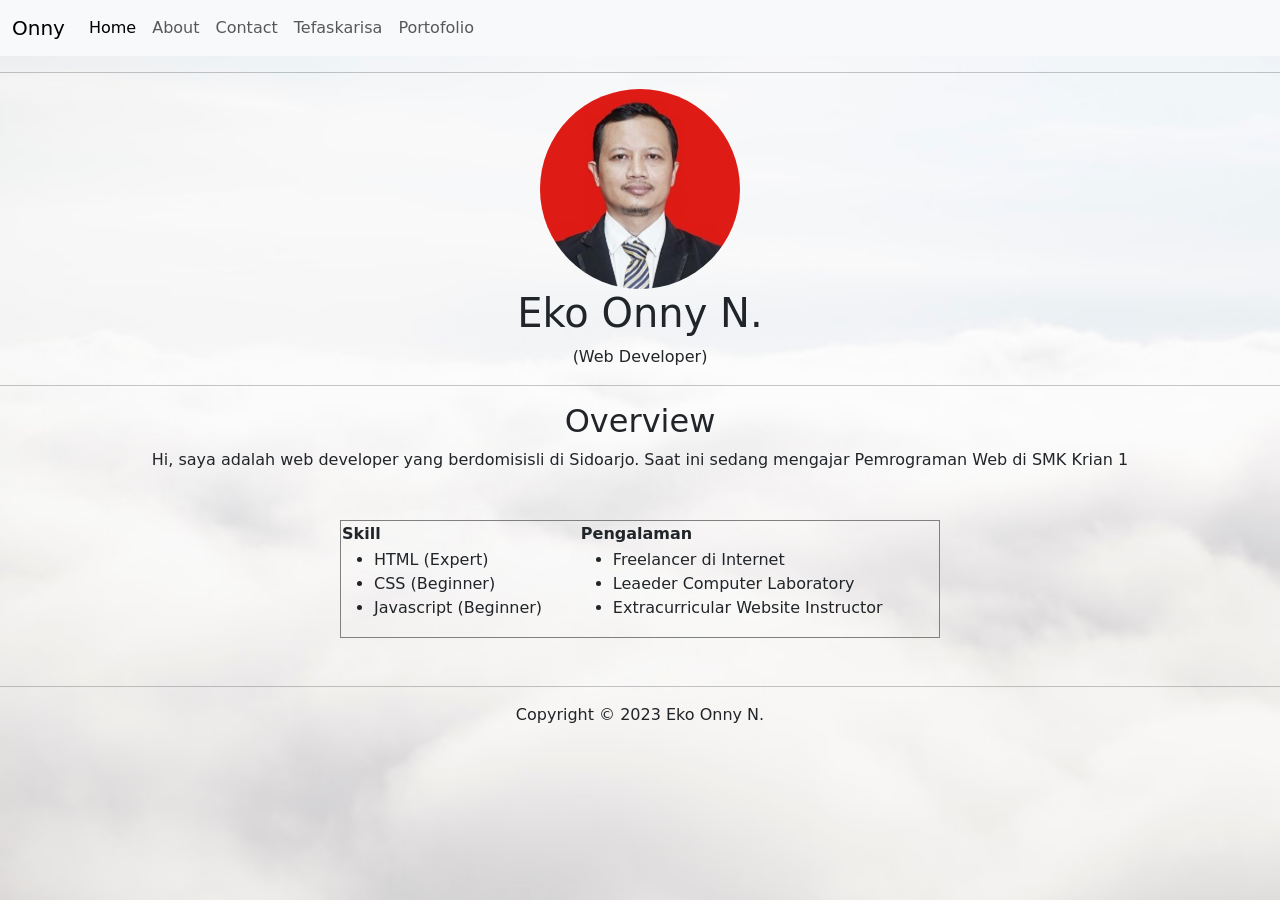
<file: index.html>
<!DOCTYPE html>
<html lang="en">

<head>
    <meta charset="UTF-8">
    <meta name="viewport" content="width=device-width, initial-scale=1.0">
    <title>Eko Onny Personal Website</title>

    <link rel="shortcut icon" href="favicon.ico" type="image/x-icon">
    <link rel="icon" href="favicon.ico" type="image/x-icon">
    <link href="https://cdn.jsdelivr.net/npm/bootstrap@5.3.2/dist/css/bootstrap.min.css" rel="stylesheet" integrity="sha384-T3c6CoIi6uLrA9TneNEoa7RxnatzjcDSCmG1MXxSR1GAsXEV/Dwwykc2MPK8M2HN" crossorigin="anonymous">
</head>
<style>
    body {
      background-image: url('R.jpeg');
      background-repeat: no-repeat;
      background-attachment: fixed;  
      background-size: cover;
    }
</style>
<body>
    <nav class="navbar navbar-expand-lg bg-body-tertiary">
        <div class="container-fluid">
          <a class="navbar-brand" href="#">Onny</a>
          <button class="navbar-toggler" type="button" data-bs-toggle="collapse" data-bs-target="#navbarNav" aria-controls="navbarNav" aria-expanded="false" aria-label="Toggle navigation">
            <span class="navbar-toggler-icon"></span>
          </button>
          <div class="collapse navbar-collapse" id="navbarNav">
            <ul class="navbar-nav">
              <li class="nav-item">
                <a class="nav-link active" aria-current="page" href="index.html">Home</a>
              </li>
              <li class="nav-item">
                <a class="nav-link" href="about.html">About</a>
              </li>
              <li class="nav-item">
                <a class="nav-link" href="contact.html">Contact</a>
              </li>

               <li class="nav-item">
                    <a class="nav-link" href="https://pakonny.github.io/tefaskarisa-html-css">Tefaskarisa</a>
                </li>
               <li class="nav-item">
                    <a class="nav-link" href="https://pakonny.github.io/portofolio/">Portofolio</a>
                </li>
 
            </ul>
          </div>
        </div>
      </nav>
    <!-- <nav>
        <a href="index.html">Home</a> |
        <a href="cv-eko.pdf">Download CV</a> |
        <a href="contact.html">Contact</a> |
        <a href="about.html">About me</a>
    </nav> -->

    <hr />

    <header style="text-align: center;">
        <img src="image/foto-profile.png" width="200" height="200" style="border-radius: 50%;"/>
        <h1>Eko Onny N.</h1>
        <p>(Web Developer)</p>
    </header>

    <hr />

    <article style="text-align: center;">
        <h2>Overview</h2>
        <p>
            Hi, saya adalah web developer yang berdomisisli di Sidoarjo.
            Saat ini sedang mengajar Pemrograman Web di SMK Krian 1
        </p>
    </article>

    <div style="max-width: 600px; margin: 3em auto">
        <table border="1" width="100%">
            <thead>
                <tr>
                    <th>Skill</th>
                    <th>Pengalaman</th>
                </tr>
            </thead>
            <tbody>
                <tr>
                    <td>
                        <ul>
                            <li>HTML (Expert)</li>
                            <li>CSS (Beginner)</li>
                            <li>Javascript (Beginner)</li>
                        </ul>
                    </td>
                    <td>
                        <ul>
                            <li>Freelancer di Internet</li>
                            <li>Leaeder Computer Laboratory</li>
                            <li>Extracurricular Website Instructor</li>
                        </ul>
                    </td>
                </tr>
            </tbody>
        </table>
    </div>

    <hr>
    <footer style="text-align: center;">
        <p>Copyright &copy; 2023 Eko Onny N.</p>
    </footer>

    <script src="https://cdn.jsdelivr.net/npm/bootstrap@5.3.2/dist/js/bootstrap.bundle.min.js" integrity="sha384-C6RzsynM9kWDrMNeT87bh95OGNyZPhcTNXj1NW7RuBCsyN/o0jlpcV8Qyq46cDfL" crossorigin="anonymous"></script>
</body>

</html>
</file>
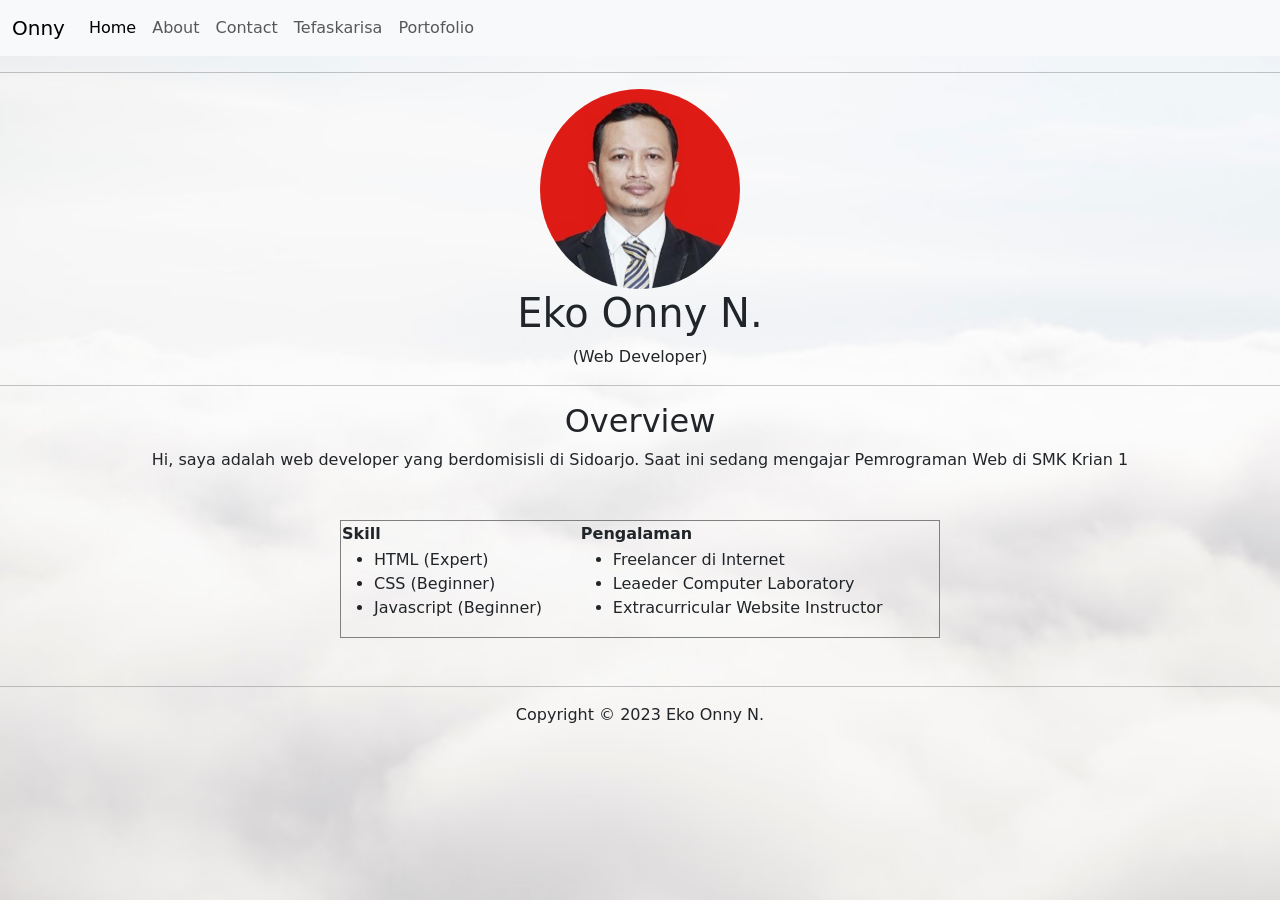
<file: pakonny/index.html>
<!DOCTYPE html>
<html lang="en">

<head>
    <meta charset="UTF-8">
    <meta name="viewport" content="width=device-width, initial-scale=1.0">
    <title>Eko Onny Personal Website</title>

    <link rel="shortcut icon" href="favicon.ico" type="image/x-icon">
    <link rel="icon" href="favicon.ico" type="image/x-icon">
    <link href="https://cdn.jsdelivr.net/npm/bootstrap@5.3.2/dist/css/bootstrap.min.css" rel="stylesheet" integrity="sha384-T3c6CoIi6uLrA9TneNEoa7RxnatzjcDSCmG1MXxSR1GAsXEV/Dwwykc2MPK8M2HN" crossorigin="anonymous">
</head>
<style>
    body {
      background-image: url('R.jpeg');
      background-repeat: no-repeat;
      background-attachment: fixed;  
      background-size: cover;
    }
</style>
<body>
    <nav class="navbar navbar-expand-lg bg-body-tertiary">
        <div class="container-fluid">
          <a class="navbar-brand" href="#">Onny</a>
          <button class="navbar-toggler" type="button" data-bs-toggle="collapse" data-bs-target="#navbarNav" aria-controls="navbarNav" aria-expanded="false" aria-label="Toggle navigation">
            <span class="navbar-toggler-icon"></span>
          </button>
          <div class="collapse navbar-collapse" id="navbarNav">
            <ul class="navbar-nav">
              <li class="nav-item">
                <a class="nav-link active" aria-current="page" href="index.html">Home</a>
              </li>
              <li class="nav-item">
                <a class="nav-link" href="about.html">About</a>
              </li>
              <li class="nav-item">
                <a class="nav-link" href="contact.html">Contact</a>
              </li>

               <li class="nav-item">
                    <a class="nav-link" href="https://pakonny.github.io/pakonny/tefaskarisa/">Tefaskarisa</a>
                </li>
               <li class="nav-item">
                    <a class="nav-link" href="https://pakonny.github.io/pakonny/portofolio/">Portofolio</a>
                </li>
 
            </ul>
          </div>
        </div>
      </nav>
    <!-- <nav>
        <a href="index.html">Home</a> |
        <a href="cv-eko.pdf">Download CV</a> |
        <a href="contact.html">Contact</a> |
        <a href="about.html">About me</a>
    </nav> -->

    <hr />

    <header style="text-align: center;">
        <img src="image/foto-profile.png" width="200" height="200" style="border-radius: 50%;"/>
        <h1>Eko Onny N.</h1>
        <p>(Web Developer)</p>
    </header>

    <hr />

    <article style="text-align: center;">
        <h2>Overview</h2>
        <p>
            Hi, saya adalah web developer yang berdomisisli di Sidoarjo.
            Saat ini sedang mengajar Pemrograman Web di SMK Krian 1
        </p>
    </article>

    <div style="max-width: 600px; margin: 3em auto">
        <table border="1" width="100%">
            <thead>
                <tr>
                    <th>Skill</th>
                    <th>Pengalaman</th>
                </tr>
            </thead>
            <tbody>
                <tr>
                    <td>
                        <ul>
                            <li>HTML (Expert)</li>
                            <li>CSS (Beginner)</li>
                            <li>Javascript (Beginner)</li>
                        </ul>
                    </td>
                    <td>
                        <ul>
                            <li>Freelancer di Internet</li>
                            <li>Leaeder Computer Laboratory</li>
                            <li>Extracurricular Website Instructor</li>
                        </ul>
                    </td>
                </tr>
            </tbody>
        </table>
    </div>

    <hr>
    <footer style="text-align: center;">
        <p>Copyright &copy; 2023 Eko Onny N.</p>
    </footer>

    <script src="https://cdn.jsdelivr.net/npm/bootstrap@5.3.2/dist/js/bootstrap.bundle.min.js" integrity="sha384-C6RzsynM9kWDrMNeT87bh95OGNyZPhcTNXj1NW7RuBCsyN/o0jlpcV8Qyq46cDfL" crossorigin="anonymous"></script>
</body>

</html>
</file>
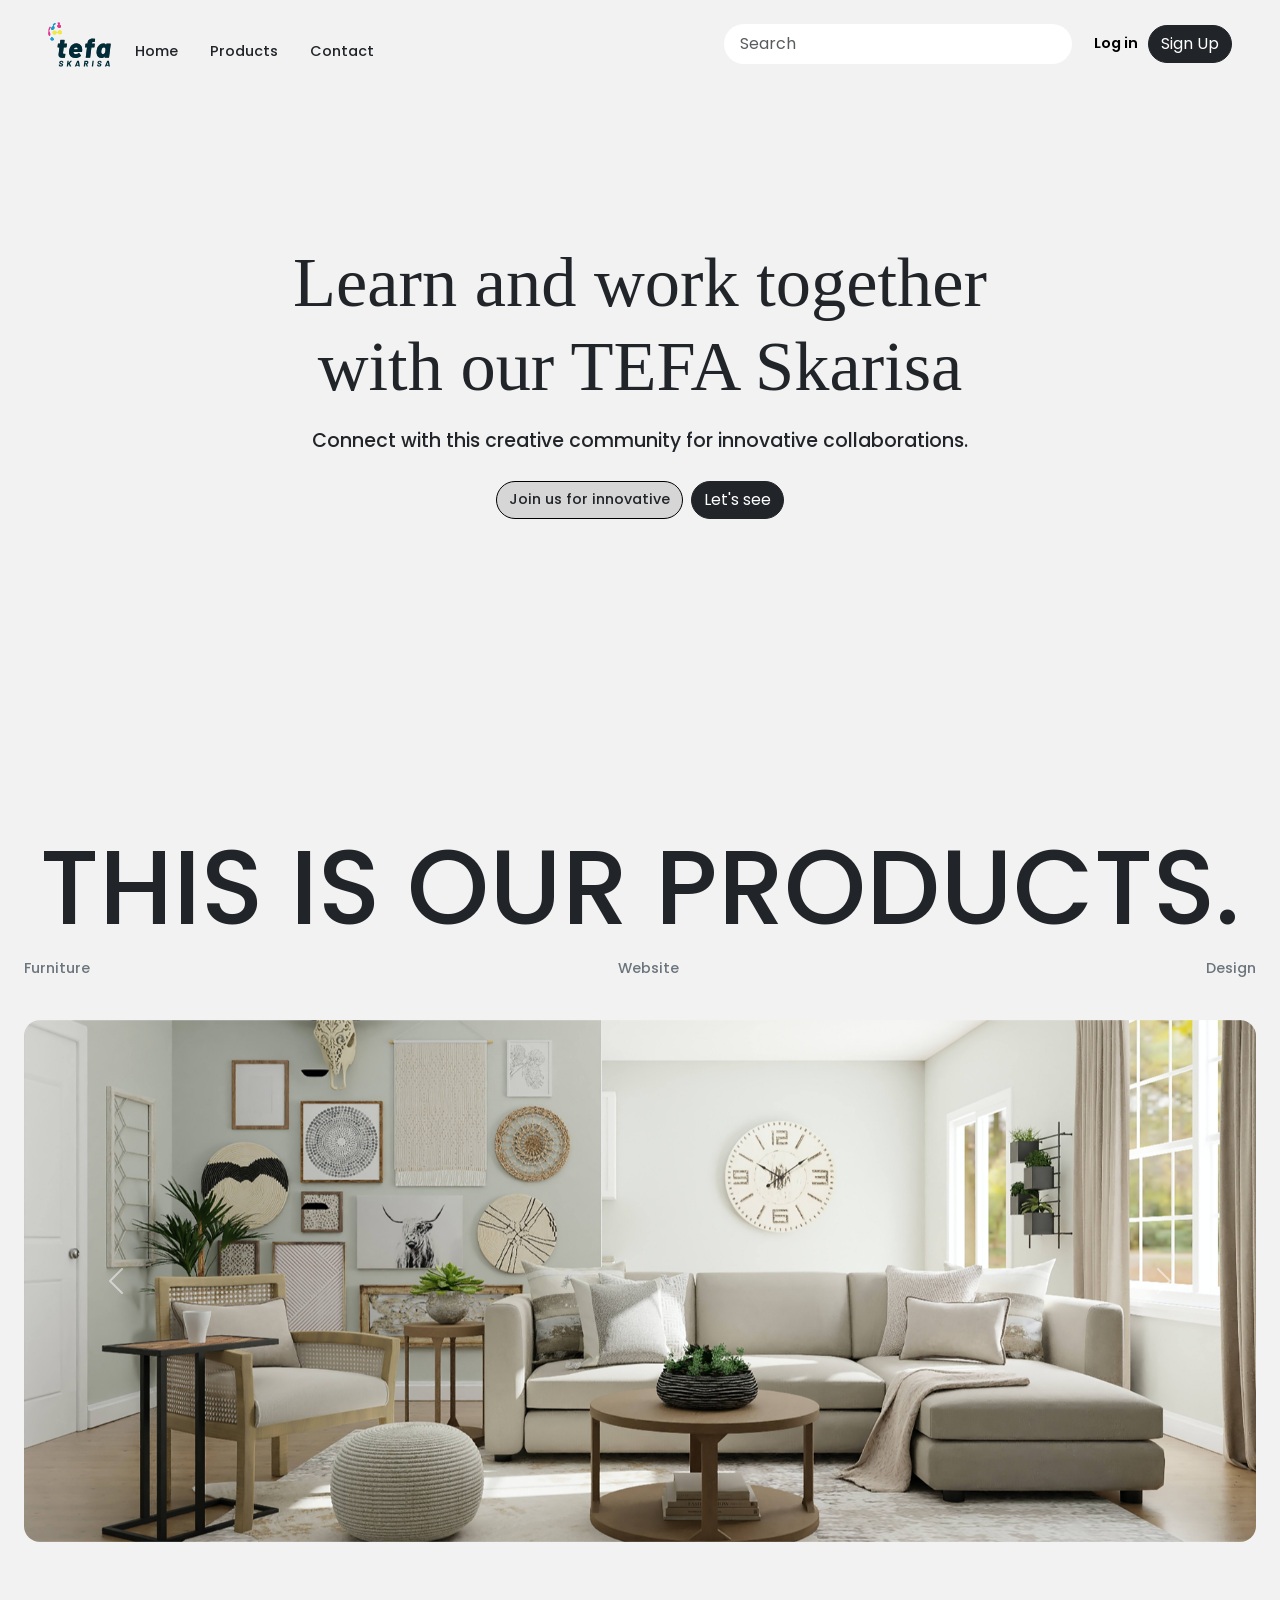
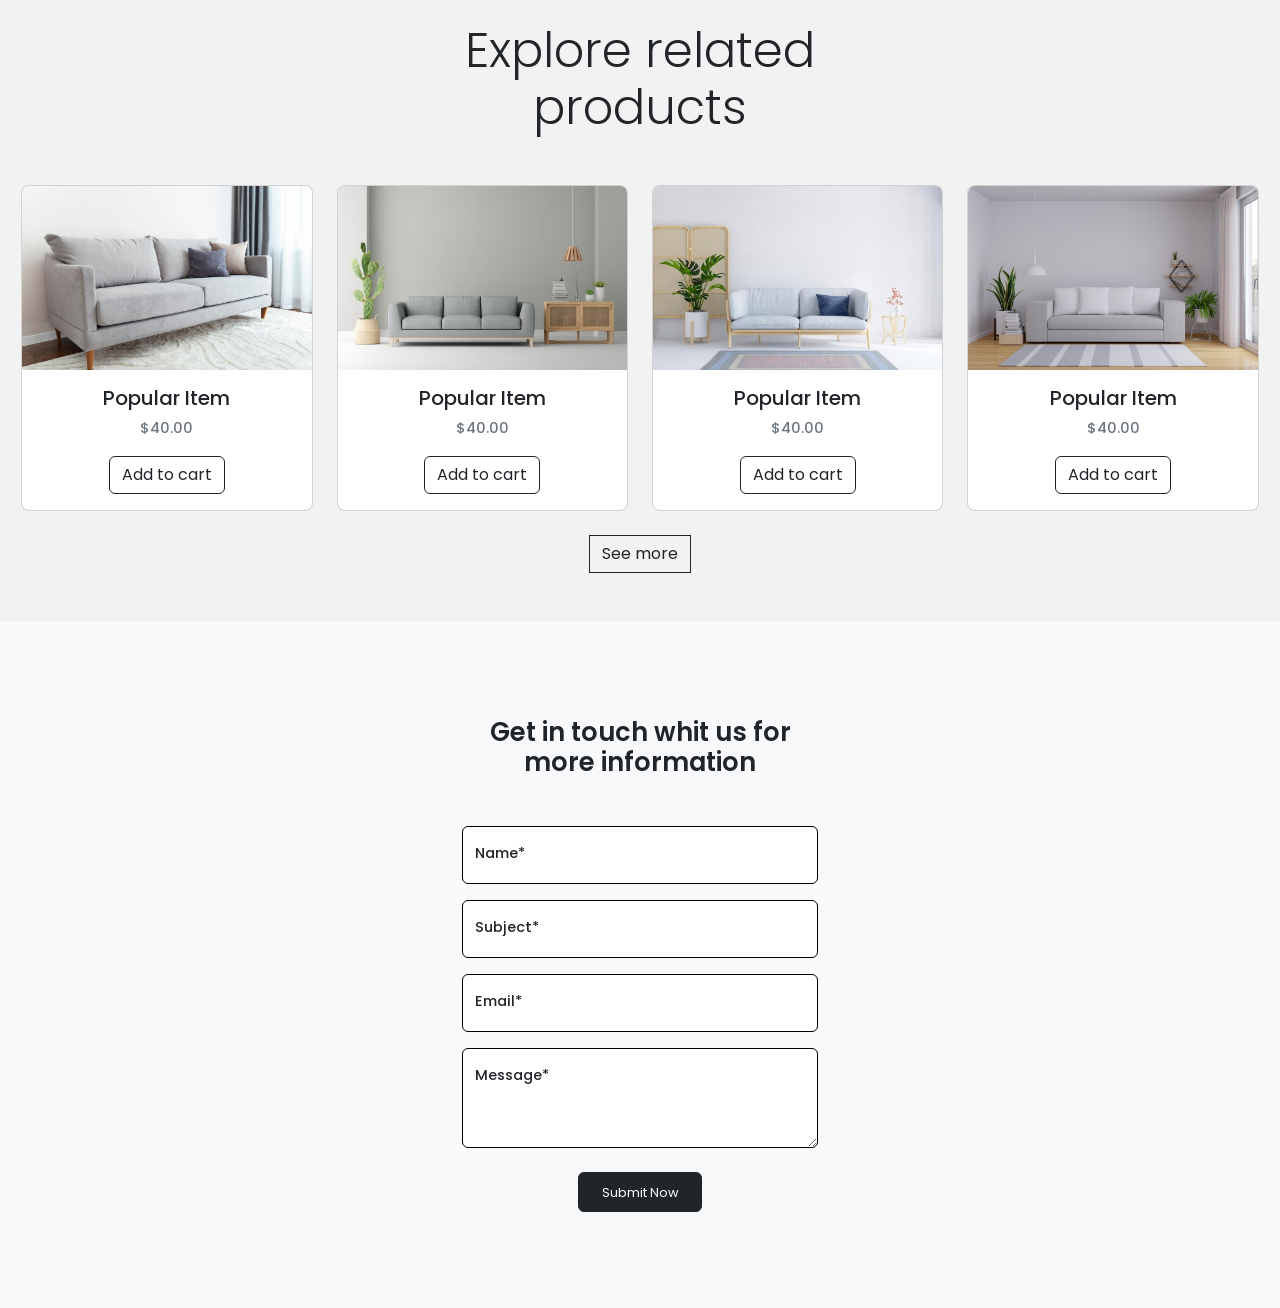
<file: tefaskarisa-html-css/index.html>
<!DOCTYPE html>
<html lang="en">
  <head>
    <meta charset="utf-8" />
    <meta name="viewport" content="width=device-width, initial-scale=1" />
    <title>Tefa | Skarisa</title>

    <!-- ***BootstrapStyle*** -->
    <link
      href="https://cdn.jsdelivr.net/npm/bootstrap@5.3.2/dist/css/bootstrap.min.css"
      rel="stylesheet"
      integrity="sha384-T3c6CoIi6uLrA9TneNEoa7RxnatzjcDSCmG1MXxSR1GAsXEV/Dwwykc2MPK8M2HN"
      crossorigin="anonymous"
    />
    <!-- <link rel="stylesheet" href="assets/css/bootstrap.min.css" /> -->

    <!-- ***OwnStyle*** -->
    <link rel="stylesheet" href="assets/css/style.css" />
  </head>
  <body>
    <!-- ***Navbar*** -->
    <nav class="navbar navbar-expand-lg fixed-top">
      <div class="container-fluid py-2 px-5">
        <a class="navbar-brand" href="#">
          <img
            src="assets/images/logo-tefa.svg"
            alt="Logo"
            height="45"
            class="d-inline-block align-text-top"
          />
        </a>
        <button
          class="navbar-toggler"
          type="button"
          data-bs-toggle="collapse"
          data-bs-target="#navbarNavAltMarkup"
          aria-controls="navbarNavAltMarkup"
          aria-expanded="false"
          aria-label="Toggle navigation"
        >
          <span class="navbar-toggler-icon"></span>
        </button>
        <div class="collapse navbar-collapse" id="navbarNavAltMarkup">
          <div class="navbar-nav gap-3 mt-3">
            <a class="nav-link text-dark" aria-current="page" href="#">Home</a>
            <a class="nav-link text-dark" href="#products">Products</a>
            <a class="nav-link text-dark" href="#contact">Contact</a>
          </div>
          <div class="d-flex mt-4 gap-2 d-lg-none">
            <button
              class="btn rounded-pill w-100 border-1 border-black bg-transparent fw-semibold"
            >
              Log in
            </button>
            <button class="btn w-100 btn-dark rounded-pill">Sign Up</button>
          </div>
        </div>
        <form
          class="me-3 d-flex justify-content-end w-auto d-none d-lg-inline-flex"
          role="search"
        >
          <input
            class="form-control py-2 px-3 rounded-pill border-0"
            type="search"
            placeholder="Search"
            aria-label="Search"
          />
        </form>
        <div class="d-none d-lg-inline">
          <button class="border-0 bg-transparent fw-semibold">Log in</button>
          <button type="button" class="btn btn-dark rounded-pill">
            Sign Up
          </button>
        </div>
      </div>
    </nav>

    <main>
      <!-- ***HeaderArticle*** -->
      <article id="home" class="header-article mx-auto text-center">
        <h1 class="mb-3">Learn and work together with our TEFA Skarisa</h1>
        <p class="mb-4">
          Connect with this creative community for innovative collaborations.
        </p>
        <div class="mt-4 d-flex justify-content-center gap-2">
          <button type="button" class="btn border border-black rounded-pill">
            Join us for innovative
          </button>
          <a href="#caraosel" class="btn btn-dark rounded-pill"> Let's see </a>
        </div>
      </article>

      <!-- ***CarouselArticle*** -->
      <article id="caraosel" class="caraosel-article px-4">
        <h1 class="text-center">This is our products.</h1>
        <div class="d-flex justify-content-between mb-4 text-secondary">
          <p>Furniture</p>
          <p>Website</p>
          <p>Design</p>
        </div>
        <div
          id="carouselExample"
          class="carousel slide"
          data-bs-ride="carousel"
        >
          <div class="carousel-inner rounded-4">
            <div class="carousel-item active">
              <img
                src="assets/images/furniture.jpg"
                class="d-block w-100"
                alt="..."
              />
            </div>
            <div class="carousel-item">
              <img
                src="assets/images/website.png"
                class="d-block w-100"
                alt="..."
              />
            </div>
            <div class="carousel-item">
              <img
                src="assets/images/design.png"
                class="d-block w-100"
                alt="..."
              />
            </div>
          </div>
          <button
            class="carousel-control-prev"
            type="button"
            data-bs-target="#carouselExample"
            data-bs-slide="prev"
          >
            <span class="carousel-control-prev-icon" aria-hidden="true"></span>
            <span class="visually-hidden">Previous</span>
          </button>
          <button
            class="carousel-control-next"
            type="button"
            data-bs-target="#carouselExample"
            data-bs-slide="next"
          >
            <span class="carousel-control-next-icon" aria-hidden="true"></span>
            <span class="visually-hidden">Next</span>
          </button>
        </div>
      </article>

      <!-- ***ProductsArticle*** -->
      <article id="products" class="products-article px-2 pb-5 rounded">
        <div class="container-fluid text-center">
          <h1 class="mb-5 mx-auto">Explore related products</h1>
          <div class="d-flex flex-wrap gap-4 justify-content-center">
            <div class="card rounded-3 overflow-hidden">
              <img
                src="assets/images/product1.png"
                class="card-img-top"
                alt="..."
              />
              <div class="card-body">
                <h5 class="card-title">Popular Item</h5>
                <p class="card-text text-secondary">$40.00</p>
                <a href="#" class="btn btn-outline-dark">Add to cart</a>
              </div>
            </div>
            <div class="card rounded-3 overflow-hidden">
              <img
                src="assets/images/product2.png"
                class="card-img-top"
                alt="..."
              />
              <div class="card-body">
                <h5 class="card-title">Popular Item</h5>
                <p class="card-text text-secondary">$40.00</p>
                <a href="#" class="btn btn-outline-dark">Add to cart</a>
              </div>
            </div>
            <div class="card rounded-3 overflow-hidden">
              <img
                src="assets/images/product3.png"
                class="card-img-top"
                alt="..."
              />
              <div class="card-body">
                <h5 class="card-title">Popular Item</h5>
                <p class="card-text text-secondary">$40.00</p>
                <a href="#" class="btn btn-outline-dark">Add to cart</a>
              </div>
            </div>
            <div class="card rounded-3 overflow-hidden">
              <img
                src="assets/images/product4.jpg"
                class="card-img-top"
                alt="..."
              />
              <div class="card-body">
                <h5 class="card-title">Popular Item</h5>
                <p class="card-text text-secondary">$40.00</p>
                <a href="#" class="btn btn-outline-dark">Add to cart</a>
              </div>
            </div>
          </div>
          <button type="submit" class="btn btn-outline-dark mt-4 rounded-0">
            See more
          </button>
        </div>
      </article>

      <!-- ***ContactArticle*** -->
      <article id="contact" class="contact-article px-5 py-5 bg-light">
        <form class="mx-auto text-center py-5" action="">
          <h1 class="text-center mb-5">
            Get in touch whit us for more information
          </h1>
          <div class="form-floating mb-3">
            <input
              type="text"
              class="form-control border-black"
              id="floatingInput"
              placeholder="Name"
            />
            <label for="floatingInput">Name*</label>
          </div>
          <div class="form-floating mb-3">
            <input
              type="text"
              class="form-control border-black"
              id="floatingInput"
              placeholder="Subject"
            />
            <label for="floatingInput">Subject*</label>
          </div>
          <div class="form-floating mb-3">
            <input
              type="text"
              class="form-control border-black"
              id="floatingInput"
              placeholder="Email"
            />
            <label for="floatingInput">Email*</label>
          </div>
          <div class="form-floating mb-3">
            <textarea
              class="form-control border-black"
              placeholder="Leave a comment here"
              id="Message"
              style="height: 100px"
            ></textarea>
            <label for="Message">Message*</label>
          </div>
          <button type="submit" class="btn btn-dark mt-2">Submit Now</button>
        </form>
      </article>
    </main>
    <!-- <script
      src="https://cdn.jsdelivr.net/npm/bootstrap@5.3.2/dist/js/bootstrap.bundle.min.js"
      integrity="sha384-C6RzsynM9kWDrMNeT87bh95OGNyZPhcTNXj1NW7RuBCsyN/o0jlpcV8Qyq46cDfL"
      crossorigin="anonymous"
    ></script> -->

    <script src="assets/js/bootstrap.bundle.min.js"></script>
  </body>
</html>
</file>
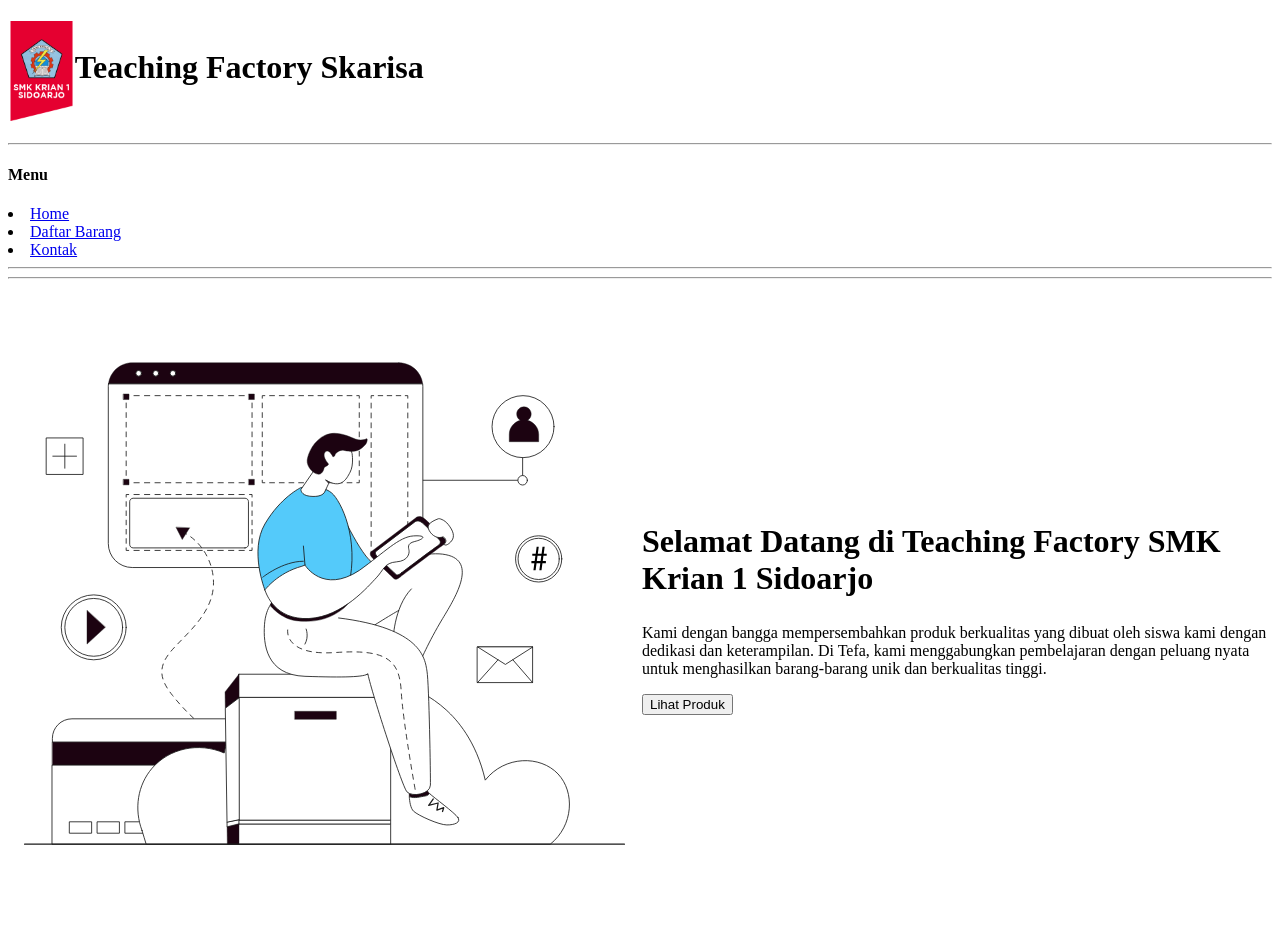
<file: tefaskarisa-html/index.html>
<!DOCTYPE html>
<html lang="en">
  <head>
    <meta charset="UTF-8" />
    <meta name="viewport" content="width=device-width, initial-scale=1.0" />
    <title>Document</title>
  </head>
  <body>
    <header>
      <h1>
        <img
          src="logo.png"
          alt=""
          srcset=""
          height="100px"
          align="center"
        />Teaching Factory Skarisa
      </h1>

      <hr />

      <nav>
        <h4>Menu</h4>
        <li><a href="index.html">Home</a></li>
        <li><a href="barang.html">Daftar Barang</a></li>
        <li><a href="kontak.html">Kontak</a></li>
      </nav>

      <hr />
    </header>

    <hr />
    <section>
      <table width="100%">
        <td width="50%">
          <img src="ilustration.svg" alt="" />
        </td>
        <td width="50%">
          <h1 style="font-size: 2rem">
            Selamat Datang di Teaching Factory SMK Krian 1 Sidoarjo
          </h1>
          <p>
            Kami dengan bangga mempersembahkan produk berkualitas yang dibuat
            oleh siswa kami dengan dedikasi dan keterampilan. Di Tefa, kami
            menggabungkan pembelajaran dengan peluang nyata untuk menghasilkan
            barang-barang unik dan berkualitas tinggi.
          </p>
          <a href="barang.html">
            <button>Lihat Produk</button>
          </a>
        </td>
      </table>
    </section>
  </body>
</html>
</file>
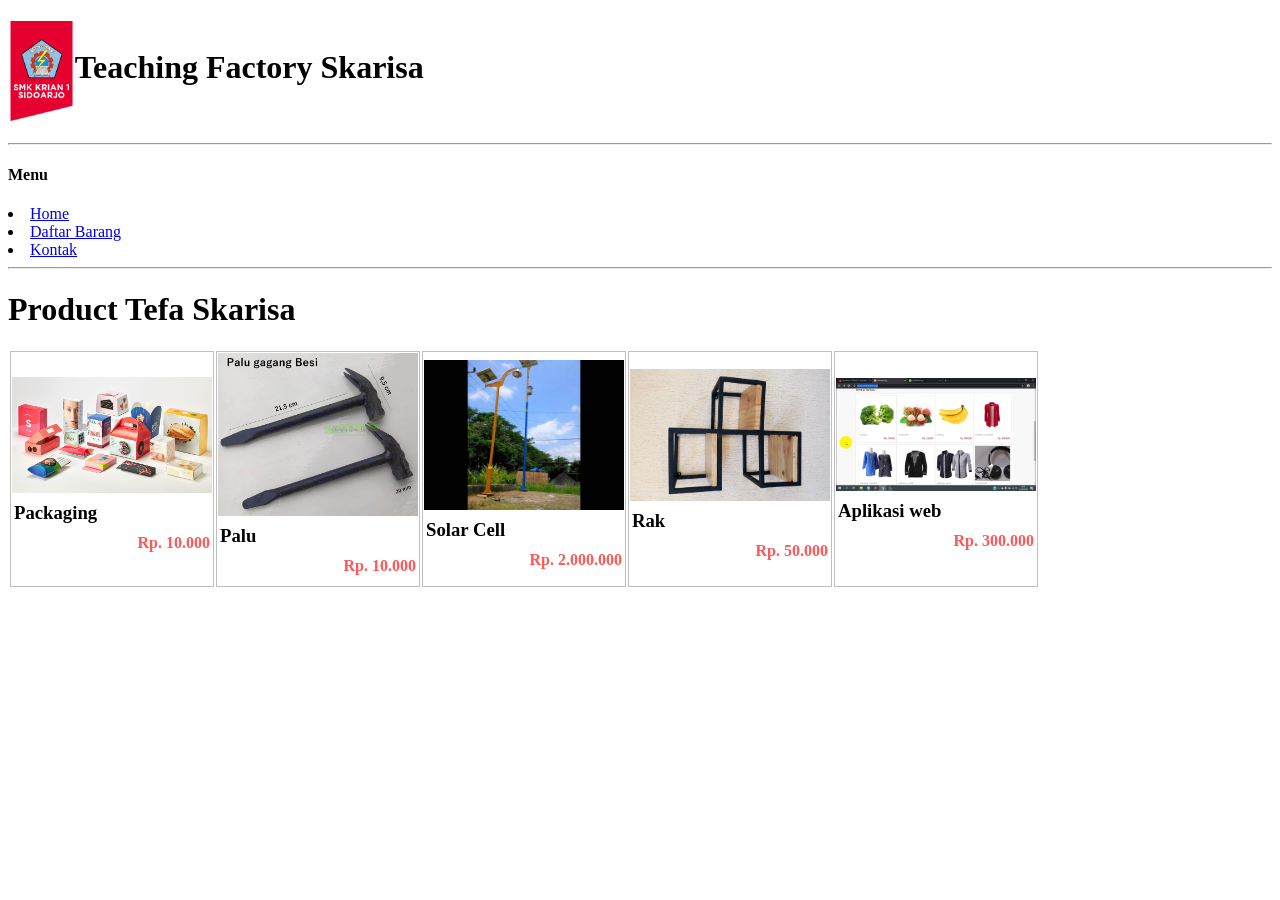
<file: barang.html>
<!DOCTYPE html>
<html lang="en">
  <head>
    <meta charset="UTF-8" />
    <meta name="viewport" content="width=device-width, initial-scale=1.0" />
    <title>Document</title>
  </head>
  <body>
    <header>
      <h1>
        <img
          src="logo.png"
          alt=""
          srcset=""
          height="100px"
          align="center"
        />Teaching Factory Skarisa
      </h1>

      <hr />

      <nav>
        <h4>Menu</h4>
        <li><a href="index.html">Home</a></li>
        <li><a href="barang.html">Daftar Barang</a></li>
        <li><a href="kontak.html">Kontak</a></li>
      </nav>

      <hr />
    </header>

    <h1>Product Tefa Skarisa</h1>

    <table align="left">
      <td style="border: 1px solid rgb(191, 191, 191)">
        <img width="200" src="logistik.jpg" />
        <h3 style="margin: 5px 2px;">Packaging</h2>
        <h4 style="color: rgb(255, 88, 88); text-align: end; margin: 10px 2px;">Rp. 10.000</h2>
      </td>
      <td style="border: 1px solid rgb(191, 191, 191)">
        <img width="200" src="palu.jpg" />
        <h3 style="margin: 5px 2px;">Palu</h2>
        <h4 style="color: rgb(255, 88, 88); text-align: end; margin: 10px 2px;">Rp. 10.000</h2>
      </td>
      <td style="border: 1px solid rgb(191, 191, 191)">
        <img width="200" src="solarcell.jpg" />
        <h3 style="margin: 5px 2px;">Solar Cell</h2>
        <h4 style="color: rgb(255, 88, 88); text-align: end; margin: 10px 2px;">Rp. 2.000.000</h2>
      </td>
      <td style="border: 1px solid rgb(191, 191, 191)">
        <img width="200" src="rak.jpg" />
        <h3 style="margin: 5px 2px;">Rak</h2>
        <h4 style="color: rgb(255, 88, 88); text-align: end; margin: 10px 2px;">Rp. 50.000</h2>
      </td>
      <td style="border: 1px solid rgb(191, 191, 191)">
        <img width="200" src="toko.jpg" />
        <h3 style="margin: 5px 2px;">Aplikasi web</h2>
        <h4 style="color: rgb(255, 88, 88); text-align: end; margin: 10px 2px;">Rp. 300.000</h2>
      </td>
     
    </table>
    <!-- <table border="1px">
      <tr>
        <th>No</th>
        <th>Barang</th>
        <th>Harga</th>
        <th>Deskripsi</th>
        <th>Status</th>
      </tr>

      <tr>
        <td>1</td>
        <td><img src="logistik.jpg" alt="buku 1" width="200px" srcset="" /></td>
        <td>Rp. 5000 - 15.000</td>
        <td>
          <b>PERHATIAN!!!</b> Minimum order 5pcs (variant campur boleh), karena
          FREE extra karton untuk pengirimannya biar aman. Terima kasih!
          <br />
          Tersedia 5 ukuran (ukuran dalam kotak): <br />
          XL - 29cm x 14.5cm x 5cm <br />
          L - 24.5cm x14cm x 8.5cm <br />
          M - 20cm x10cm x6cm <br />
          S - 16cm x 10.2cm x 5.5cm <br />
          XS - 10.6cm x 8.6cm x 4cm <br />
          XXS - 9cm x 6cm x 4cm <br />
          <br />
          Bahan import, kokoh, tidak loyo2 <br />
          Dapat berdiri tegak <br />

          <strong>TIDAK MENERIMA CUSTOM UKURAN ATAU WARNA</strong>
        </td>
        <td>Ready</td>
      </tr>

      <tr>
        <td>2</td>
        <td>
          <img src="Rectoverso.jpg" alt="Buku 2" width="200px" srcset="" />
        </td>
        <td>Rectoverso</td>
        <td>Dee Lestari</td>
        <td>Dipinjam</td>
      </tr>

      <tr>
        <td>3</td>
        <td><img src="createthumb.jpg" alt="" srcset="" /></td>
        <td>At-tafsir></td>
        <td>Adi Hidayat</td>
        <td>Dipinjam</td>
      </tr>
    </table> -->
  </body>
</html>
</file>
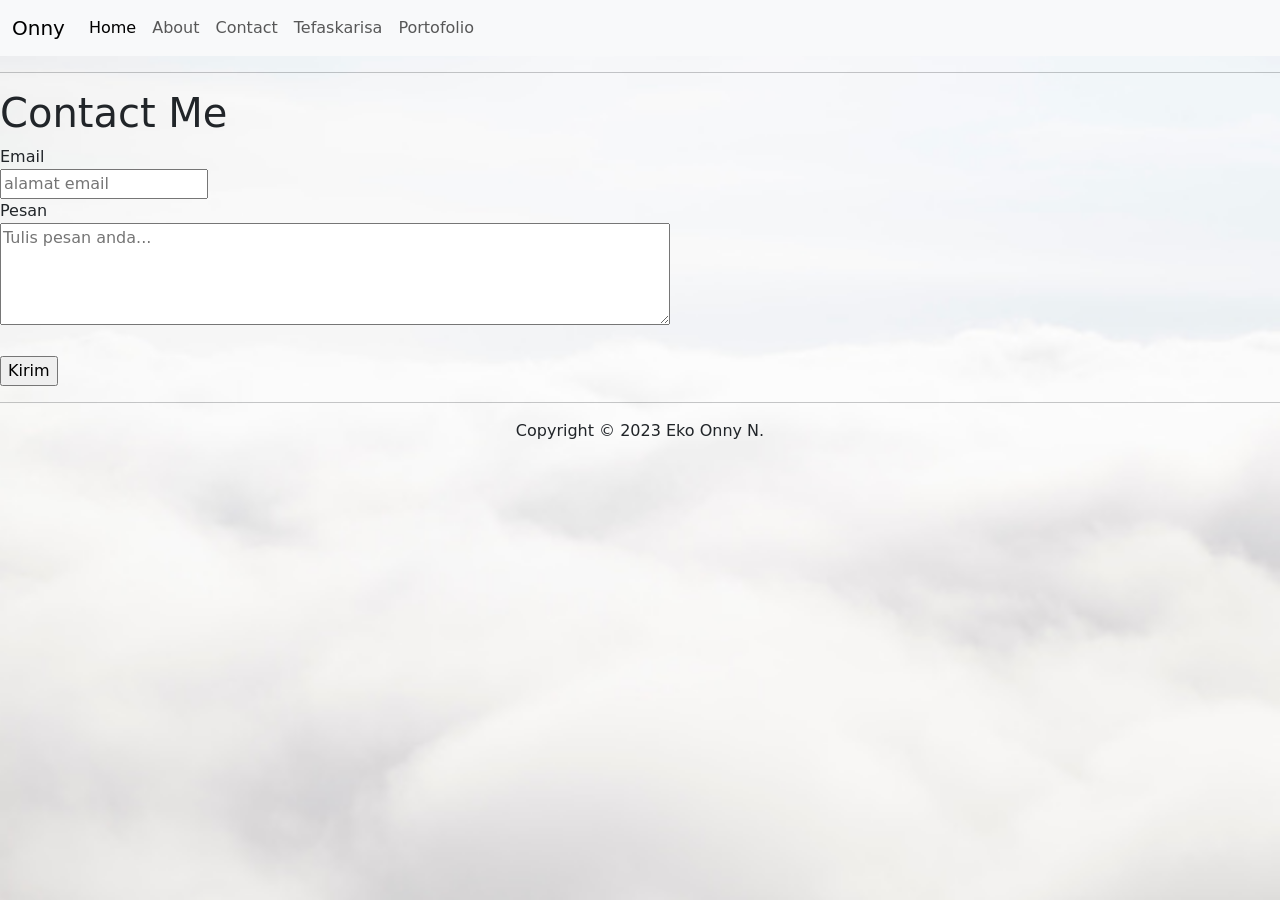
<file: contact.html>
<!DOCTYPE html>
<html lang="en">

<head>
    <meta charset="UTF-8">
    <meta name="viewport" content="width=device-width, initial-scale=1.0">
    <title>Eko Onny Website</title>

    <link rel="shortcut icon" href="favicon.ico" type="image/x-icon">
    <link rel="icon" href="favicon.ico" type="image/x-icon">
    <link href="https://cdn.jsdelivr.net/npm/bootstrap@5.3.2/dist/css/bootstrap.min.css" rel="stylesheet" integrity="sha384-T3c6CoIi6uLrA9TneNEoa7RxnatzjcDSCmG1MXxSR1GAsXEV/Dwwykc2MPK8M2HN" crossorigin="anonymous">
</head>
<style>
    body {
      background-image: url('R.jpeg');
      background-repeat: no-repeat;
      background-attachment: fixed;  
      background-size: cover;
    }
</style>
<body>
    <nav class="navbar navbar-expand-lg bg-body-tertiary">
        <div class="container-fluid">
          <a class="navbar-brand" href="#">Onny</a>
          <button class="navbar-toggler" type="button" data-bs-toggle="collapse" data-bs-target="#navbarNav" aria-controls="navbarNav" aria-expanded="false" aria-label="Toggle navigation">
            <span class="navbar-toggler-icon"></span>
          </button>
          <div class="collapse navbar-collapse" id="navbarNav">
            <ul class="navbar-nav">
              <li class="nav-item">
                <a class="nav-link active" aria-current="page" href="index.html">Home</a>
              </li>
              <li class="nav-item">
                <a class="nav-link" href="about.html">About</a>
              </li>
              <li class="nav-item">
                <a class="nav-link" href="contact.html">Contact</a>
              </li>
             <li class="nav-item">
                    <a class="nav-link" href="https://pakonny.github.io/tefaskarisa-html-css">Tefaskarisa</a>
                </li>
               <li class="nav-item">
                    <a class="nav-link" href="https://pakonny.github.io/portofolio/">Portofolio</a>
                </li>
            </ul>
          </div>
        </div>
      </nav>
    <!-- <nav>
        <a href="index.html">Home</a> |
        <a href="cv-eko.pdf">Download CV</a> |
        <a href="contact.html">Contact</a> |
        <a href="about.html">About me</a>
    </nav> -->

    <hr />

    <div>
        <h1>Contact Me</h1>
        <form>
            <label for="email">Email</label><br />
            <input type="email" name="email" placeholder="alamat email" />
            <br />
            <label for="message">Pesan</label><br />
            <textarea placeholder="Tulis pesan anda..." rows="4" cols="80"></textarea>
            <br />
            <br />
            <input type="submit" value="Kirim" />
        </form>
    </div>

    <hr>
    <footer style="text-align: center;">
        <p>Copyright &copy; 2023 Eko Onny N.</p>
    </footer>
    <script src="https://cdn.jsdelivr.net/npm/bootstrap@5.3.2/dist/js/bootstrap.bundle.min.js" integrity="sha384-C6RzsynM9kWDrMNeT87bh95OGNyZPhcTNXj1NW7RuBCsyN/o0jlpcV8Qyq46cDfL" crossorigin="anonymous"></script>
</body>

</html>
</file>
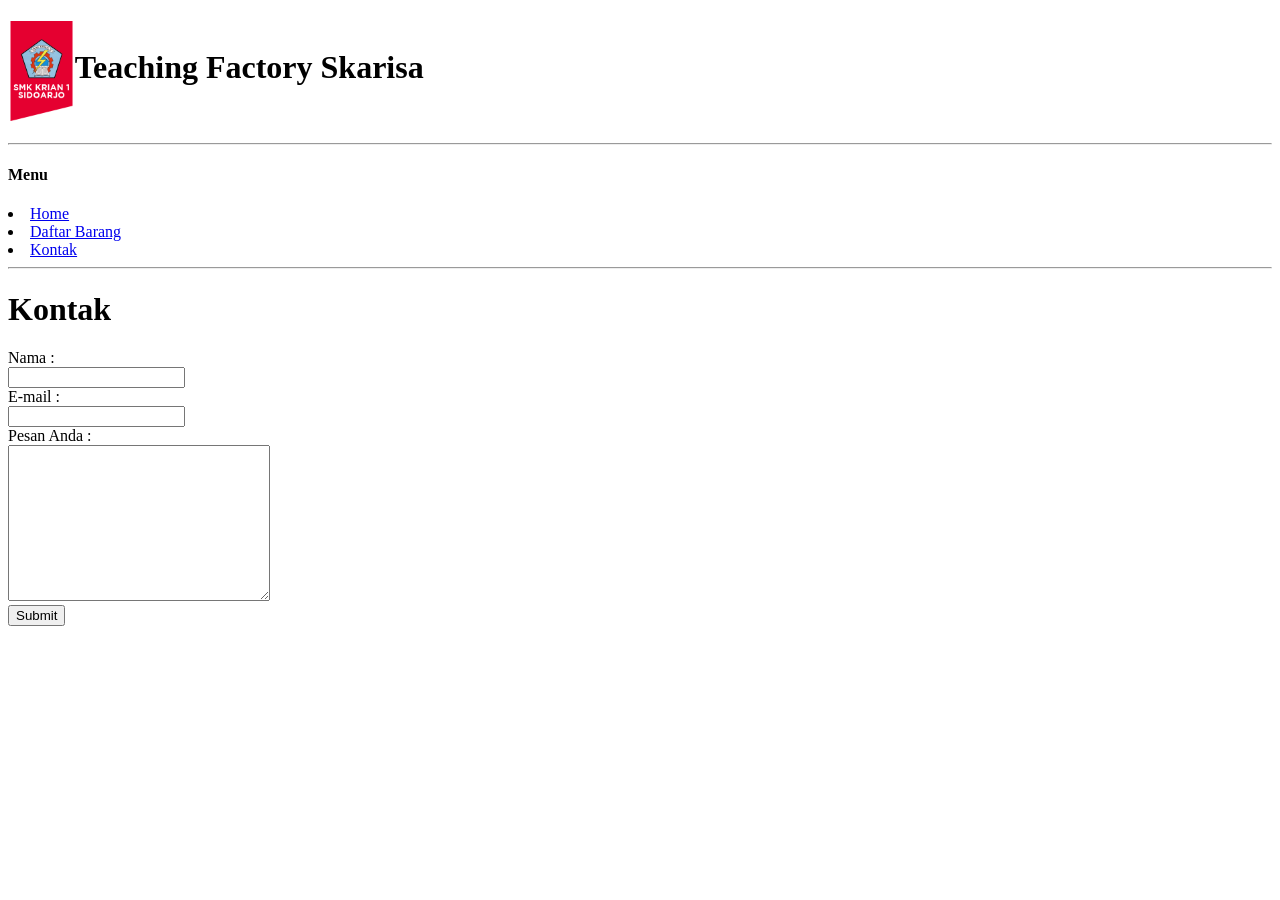
<file: kontak.html>
<!DOCTYPE html>
<html lang="en">
  <head>
    <meta charset="UTF-8" />
    <meta name="viewport" content="width=device-width, initial-scale=1.0" />
    <title>Document</title>
  </head>
  <body>
    <header>
      <h1>
        <img
          src="logo.png"
          alt=""
          srcset=""
          height="100px"
          align="center"
        />Teaching Factory Skarisa
      </h1>

      <hr />

      <nav>
        <h4>Menu</h4>
        <li><a href="index.html">Home</a></li>
        <li><a href="barang.html">Daftar Barang</a></li>
        <li><a href="kontak.html">Kontak</a></li>
      </nav>

      <hr />
    </header>

    <h1>Kontak</h1>

    <form action="">
      <div>
        <label for="nama">Nama :</label>
        <br />
        <input id="nama" name="nama" type="text" />
      </div>
      <div>
        <label for="email">E-mail :</label>
        <br />
        <input id="email" name="email" type="text" />
      </div>
      <div>
        <label for="pesan">Pesan Anda :</label>
        <br />
        <textarea name="pesan" id="pesan" cols="30" rows="10"></textarea>
      </div>
      <button type="submit">Submit</button>
    </form>
  </body>
</html>
</file>
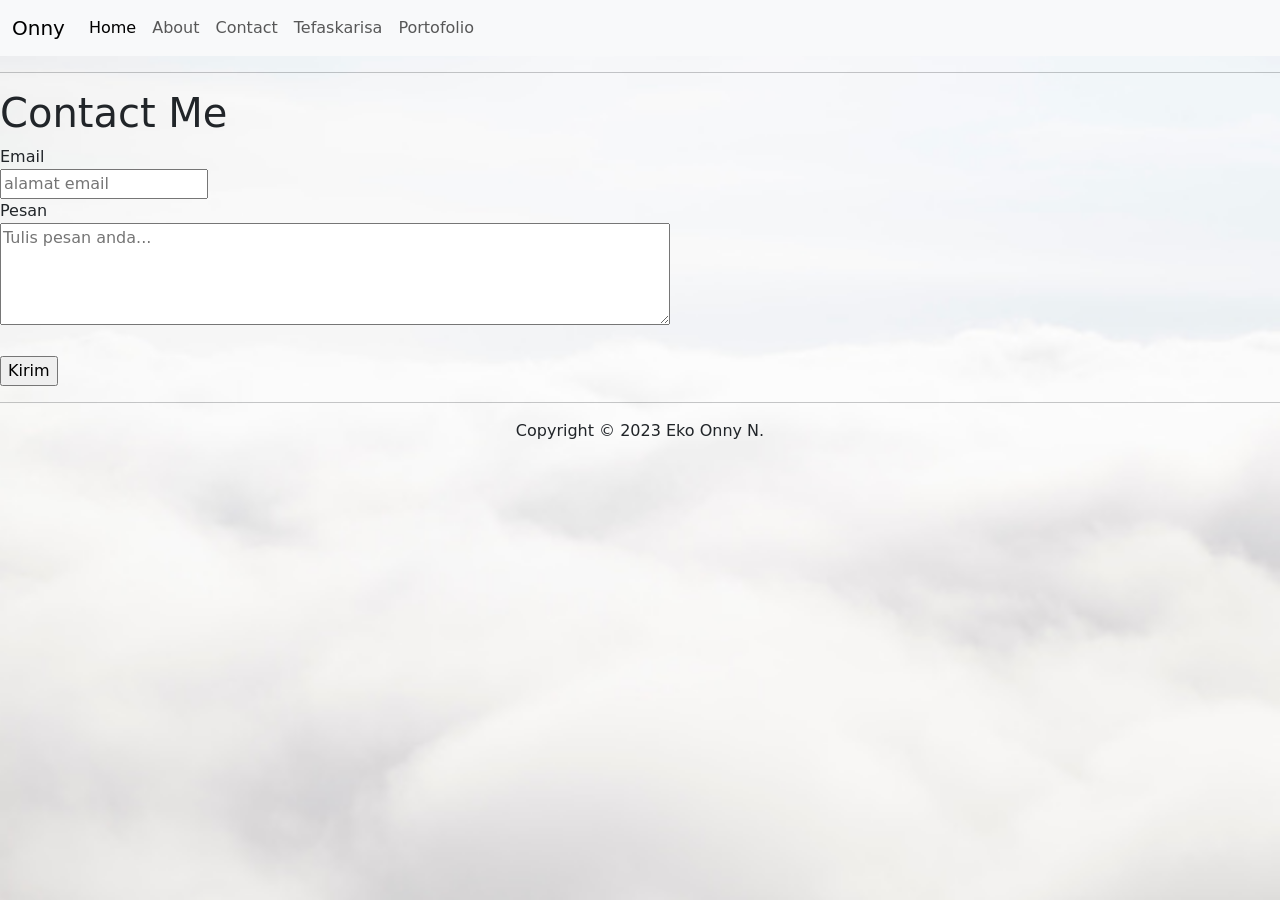
<file: pakonny/contact.html>
<!DOCTYPE html>
<html lang="en">

<head>
    <meta charset="UTF-8">
    <meta name="viewport" content="width=device-width, initial-scale=1.0">
    <title>Eko Onny Website</title>

    <link rel="shortcut icon" href="favicon.ico" type="image/x-icon">
    <link rel="icon" href="favicon.ico" type="image/x-icon">
    <link href="https://cdn.jsdelivr.net/npm/bootstrap@5.3.2/dist/css/bootstrap.min.css" rel="stylesheet" integrity="sha384-T3c6CoIi6uLrA9TneNEoa7RxnatzjcDSCmG1MXxSR1GAsXEV/Dwwykc2MPK8M2HN" crossorigin="anonymous">
</head>
<style>
    body {
      background-image: url('R.jpeg');
      background-repeat: no-repeat;
      background-attachment: fixed;  
      background-size: cover;
    }
</style>
<body>
    <nav class="navbar navbar-expand-lg bg-body-tertiary">
        <div class="container-fluid">
          <a class="navbar-brand" href="#">Onny</a>
          <button class="navbar-toggler" type="button" data-bs-toggle="collapse" data-bs-target="#navbarNav" aria-controls="navbarNav" aria-expanded="false" aria-label="Toggle navigation">
            <span class="navbar-toggler-icon"></span>
          </button>
          <div class="collapse navbar-collapse" id="navbarNav">
            <ul class="navbar-nav">
                
              <li class="nav-item">
                <a class="nav-link active" aria-current="page" href="index.html">Home</a>
              </li>
                
              <li class="nav-item">
                <a class="nav-link" href="about.html">About</a>
              </li>
                
              <li class="nav-item">
                <a class="nav-link" href="contact.html">Contact</a>
              </li>
                
              <li class="nav-item">
                    <a class="nav-link" href="https://pakonny.github.io/pakonny/tefaskarisa/">Tefaskarisa</a>
                </li>
                
              <li class="nav-item">
                    <a class="nav-link" href="https://pakonny.github.io/pakonny/portofolio/">Portofolio</a>
                </li>
                
            </ul>
          </div>
        </div>
      </nav>
    <!-- <nav>
        <a href="index.html">Home</a> |
        <a href="cv-eko.pdf">Download CV</a> |
        <a href="contact.html">Contact</a> |
        <a href="about.html">About me</a>
    </nav> -->

    <hr />

    <div>
        <h1>Contact Me</h1>
        <form>
            <label for="email">Email</label><br />
            <input type="email" name="email" placeholder="alamat email" />
            <br />
            <label for="message">Pesan</label><br />
            <textarea placeholder="Tulis pesan anda..." rows="4" cols="80"></textarea>
            <br />
            <br />
            <input type="submit" value="Kirim" />
        </form>
    </div>

    <hr>
    <footer style="text-align: center;">
        <p>Copyright &copy; 2023 Eko Onny N.</p>
    </footer>
    <script src="https://cdn.jsdelivr.net/npm/bootstrap@5.3.2/dist/js/bootstrap.bundle.min.js" integrity="sha384-C6RzsynM9kWDrMNeT87bh95OGNyZPhcTNXj1NW7RuBCsyN/o0jlpcV8Qyq46cDfL" crossorigin="anonymous"></script>
</body>

</html>
</file>
<file: tefaskarisa-html-css/assets/css/style.css>
@import url("https://fonts.googleapis.com/css2?family=Poppins:wght@200;300;400;500;600;700&display=swap");
body {
  font-family: "Poppins", sans-serif;
  font-weight: 500;
  font-size: 0.9rem;
  background: #f2f2f2;
}

nav {
  background: #f2f2f2;
}

main {
  padding-top: 5.5rem;
}

article {
  padding-top: 5rem;
}

/* ***HeaderArticle*** */
.header-article {
  width: 95%;
  height: 55vh;
}

.header-article button:nth-child(1) {
  cursor: default;
  background: #d6d6d6;
  font-size: 0.9rem;
  font-weight: 500;
}

.header-article button:nth-child(2) {
  font-size: 0.9rem;
}

.header-article h1 {
  font-family: "Times New Roman", Times, serif;
  font-size: 2.5rem;
}

.header-article p {
  font-size: 1rem;
  line-height: 2rem;
}

/* ***CaraoselArticle*** */

.caraosel-article h1 {
  text-transform: uppercase;
  font-size: 7.54vw;
}

.caraosel-article p {
  font-size: 0.7rem;
}

/* ***ProductsArticle*** */
.products-article h1 {
  font-weight: 300;
  font-size: 2.1rem;
}

.products-article .card {
  width: 100%;
}

/* ***ContactArticle*** */
.contact-article form {
  width: 90%;
}

.contact-article form h1 {
  font-size: 5vw;
  font-weight: 600;
}

.contact-article form button {
  font-size: 0.8rem;
  padding: 0.6rem 1.4rem;
}

/* `md` applies to small devices (Tablet)*/
@media (min-width: 600px) {
  main {
    padding-top: 10rem;
  }

  /* ***HeaderArticle*** */
  .header-article {
    width: 90%;
    height: 55vh;
  }

  .header-article h1 {
    font-size: 4.5rem;
  }

  .header-article p {
    font-size: 1.2rem;
  }

  /* ***CaraoselArticle*** */
  .caraosel-article h1 {
    font-size: 8.15vw;
  }

  .caraosel-article p {
    font-size: 0.9rem;
  }

  /* ***ProductsArticle*** */
  .products-article h1 {
    width: 50%;
    font-size: 3rem;
  }

  .products-article .card {
    width: 47.5%;
  }

  /* ***ContactArticle*** */
  .contact-article form {
    width: 70%;
  }

  .contact-article form h1 {
    font-size: 4.3vw;
  }
}

/* `lg` applies to medium devices (Laptop) */
@media (min-width: 991.98px) {
  main {
    padding-top: 6rem;
  }

  /* ***HeaderArticle*** */
  .header-article {
    height: 70vh;
  }

  .header-article h1 {
    font-size: 5.5rem;
  }

  /* ***ProductsArticle*** */
  .products-article h1 {
    width: 40%;
    font-size: 3rem;
  }

  .products-article .card {
    width: 31.5%;
  }

  /* ***ContactArticle*** */
  .contact-article form {
    width: 60%;
  }

  .contact-article form h1 {
    font-size: 3rem;
    font-size: 4.3vw;
  }

  .contact-article form button {
    font-size: 0.8rem;
    padding: 0.6rem 1.4rem;
  }
}

/* `xl` applies to large devices (desktops) */
@media (min-width: 1199.98px) {
  /* ***HeaderArticle*** */
  main {
    padding-top: 10rem;
  }

  /* ***HeaderArticle*** */
  .header-article {
    width: 65%;
    height: 65vh;
  }

  .header-article h1 {
    font-size: 5.5vw;
  }

  /* ***ProductsArticle*** */
  .products-article .card {
    width: 23.5%;
  }

  /* ***ContactArticle*** */
  .contact-article form {
    width: 30%;
  }

  .contact-article form h1 {
    font-size: 2vw;
  }
}

/* // applies to x-large devices (large desktops) */
@media (min-width: 1399.98px) {
  main {
    padding-top: 18rem;
  }
}
</file>
